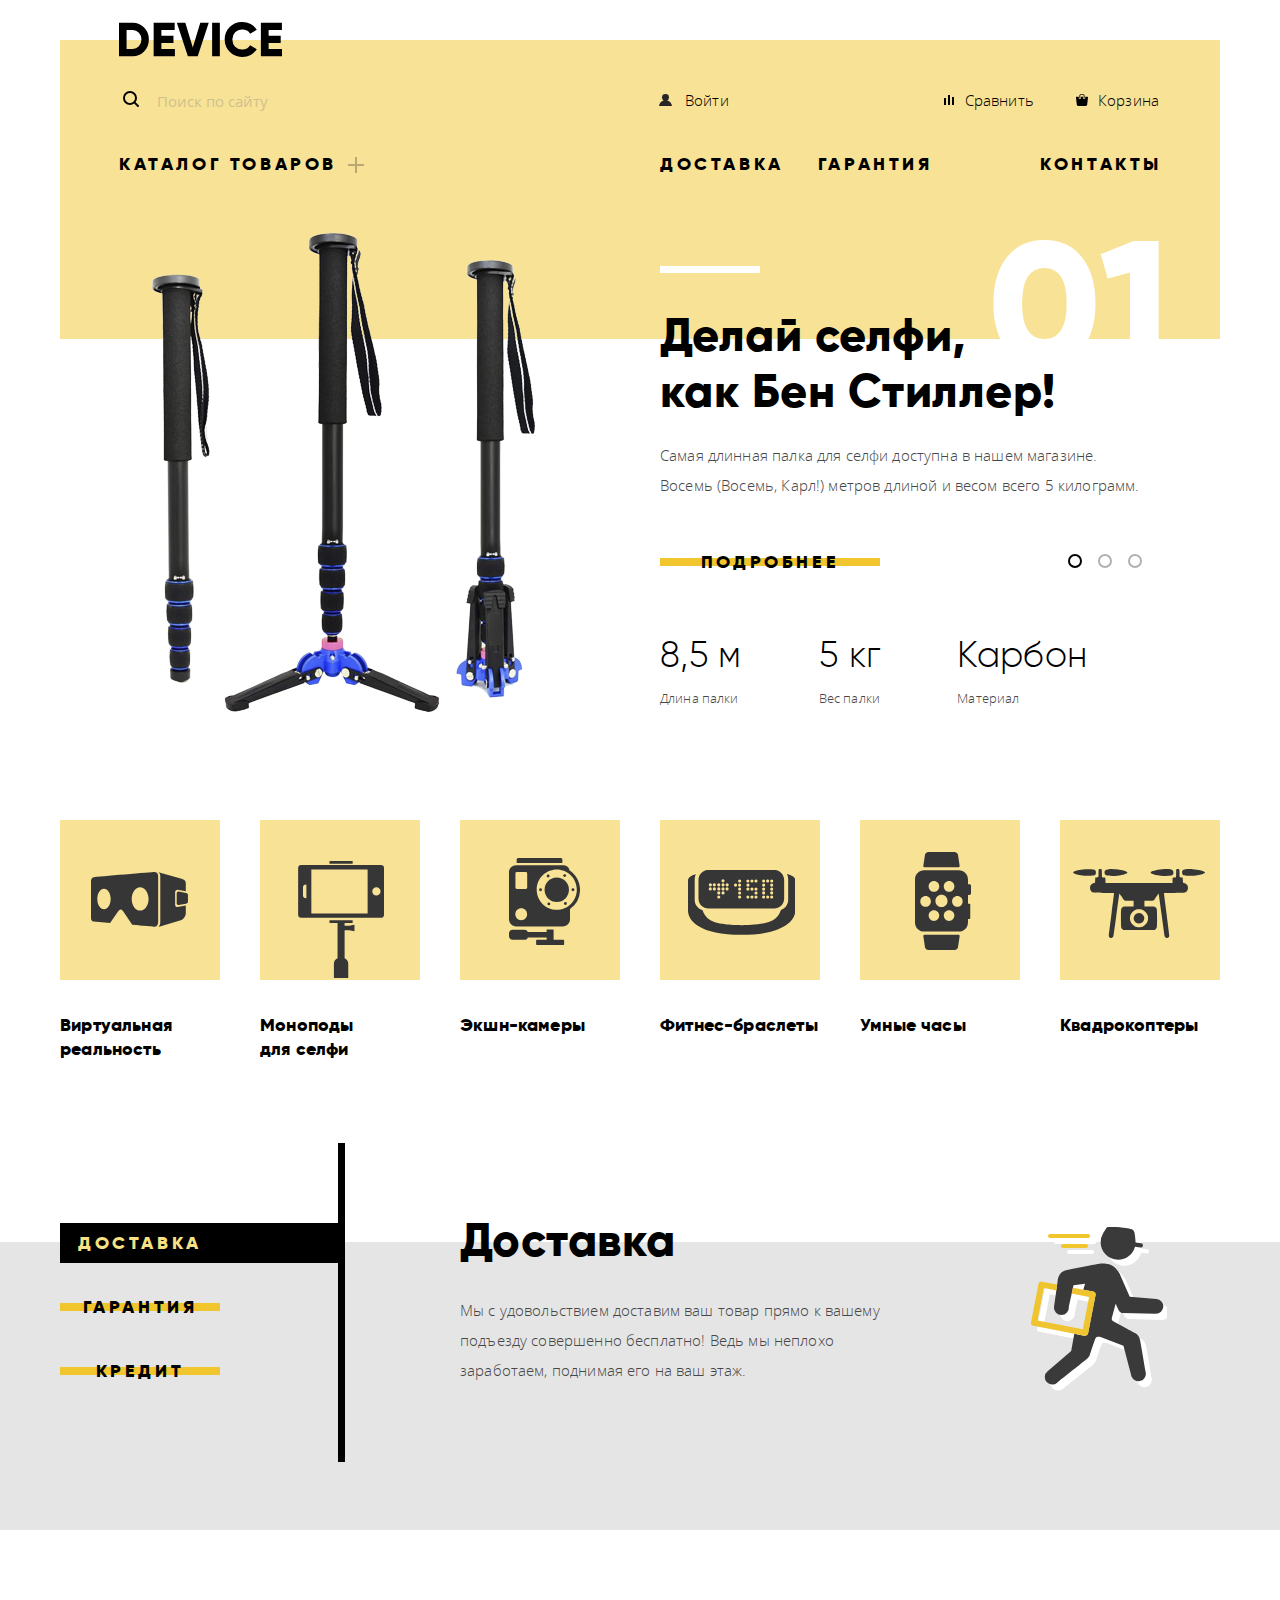
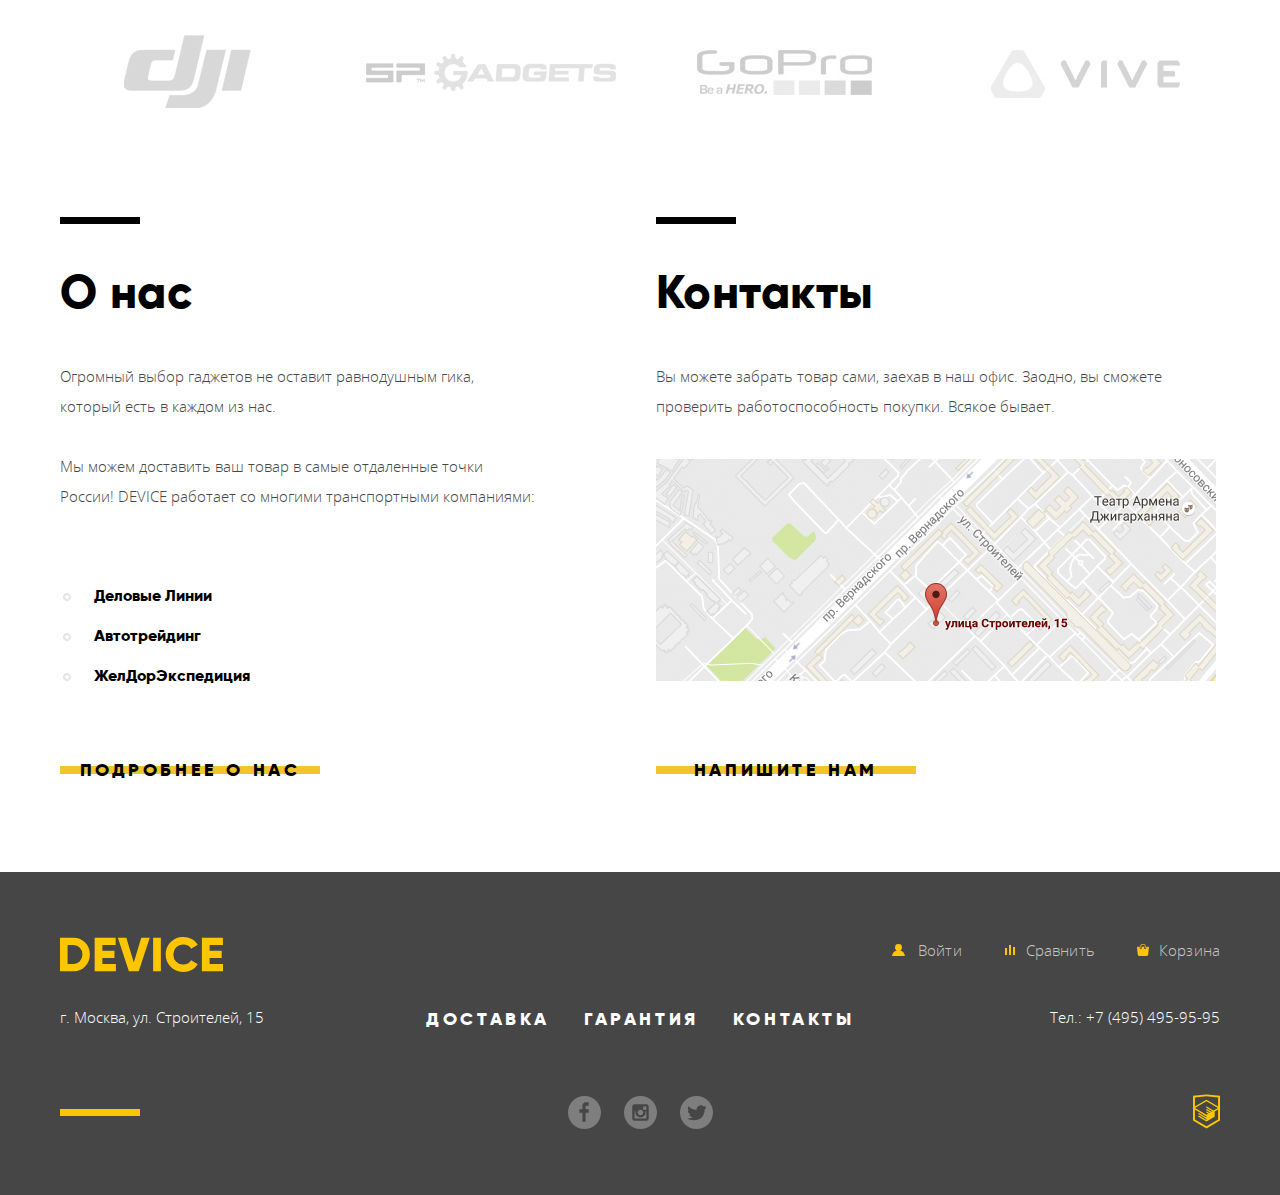
<file: index.html>
<!DOCTYPE html>
<html lang="ru">

<head>
  <meta charset="utf-8">
  <title>HTML Academy: Девайс</title>
  <link rel="stylesheet" href="css/normalize.css">
  <link rel="stylesheet" href="css/style.min.css">
  <script>
    var config = {
      clientId: '88506ad5-50e6-43b5-b450-2c5482f39314',
    }
    function setAdexTag(params) {
      if (!(window['__ds3dcv__'] instanceof Array)) {
        window['__ds3dcv__'] = [];
      }

      window['__ds3dcv__'].push(params);
      var __stcih = document.createElement("script");
      __stcih.async = true;
      __stcih.src = "https://adex-tagstaticx-stage01.rtty.in/tag.js";
      document.getElementsByTagName('head')[0].appendChild(__stcih);
    }

    setAdexTag({
      clientId: config.clientId,
      trafficSourceId: 'test-multi-tag-1',
      method: 'cache-js-tag',
      callback: function (status, url) {
            console.log('callback', status, url);
        },
    })

    setTimeout(() => {
      setAdexTag({
        clientId: config.clientId,
        trafficSourceId: 'test-multi-tag-2',
        method: 'cache-js-tag'
      })
    }, 0)

    setTimeout(() => {
      setAdexTag({
        clientId: config.clientId,
        trafficSourceId: 'test-multi-tag-3',
        method: 'cache-js-tag'
      })
    }, 50)
  </script>

</head>

<body>
  <header class="header container">
    <nav class="nav">
      <a class="nav__link--logo">
        <img class="nav__img--logo" src="img/logo.svg" width="163" height="35" alt="DEVICE">
      </a>
      <div class="user-nav">
        <ul class="user-nav__list">
          <li class="user-nav__item user-nav__item--search">
            <form class="user-nav__form--search" action="https://up.htmlacademy.ru/htmlcss/26">
              <label class="user-nav__search" for="search">
                <span class="visually-hidden">Поиск</span>
              </label>
              <input class="user-nav__search-input" type="search" name="search" id="search"
                placeholder="Поиск по сайту">
              <button class="user-nav__button" type="submit">Найти</button>
              <span class="user-nav__border-bottom"></span>
            </form>
          </li>
          <li class="user-nav__item user-nav__item--login">
            <a href="" class="user-nav__link user-nav__login">
              Войти
            </a>
          </li>
          <li class="user-nav__item">
            <a href="" class="user-nav__link user-nav__compare">
              Сравнить
            </a>
          </li>
          <li class="user-nav__item user-nav__item--cart">
            <a href="" class="user-nav__link user-nav__cart">
              Корзина
            </a>
          </li>
        </ul>
      </div>
      <div class="main-nav">
        <ul class="main-nav__list">
          <li class="main-nav__item main-nav__item--catalog">
            <a href="catalog.html" class="main-nav__link main-nav__link--catalog">
              Каталог товаров
              <img class="main-nav__icon" src="img/plus.svg" width="16" height="16" alt="Раскрыть">
            </a>
            <div class="nav-catalog__wrapper submenu">
              <ul class="nav-catalog__list">
                <li class="nav-catalog__item">
                  <a href="" class="nav-catalog__link submenu__link">Виртуальная реальность</a>
                </li>
                <li class="nav-catalog__item">
                  <a href="catalog.html" class="nav-catalog__link submenu__link">Моноподы для селфи</a>
                </li>
                <li class="nav-catalog__item">
                  <a href="" class="nav-catalog__link submenu__link">Экшн-камеры</a>
                </li>
              </ul>
              <ul class="nav-catalog__list">
                <li class="nav-catalog__item">
                  <a href="" class="nav-catalog__link submenu__link">Фитнес-браслеты</a>
                </li>
                <li class="nav-catalog__item">
                  <a href="" class="nav-catalog__link submenu__link">Умные часы</a>
                </li>
              </ul>
              <ul class="nav-catalog__list">
                <li class="nav-catalog__item">
                  <a href="" class="nav-catalog__link submenu__link">Квадрокоптеры</a>
                </li>
              </ul>
            </div>
          </li>
          <li class="main-nav__item main-nav__item--left">
            <a href="" class="main-nav__link">Доставка</a>
          </li>
          <li class="main-nav__item">
            <a href="" class="main-nav__link">Гарантия</a>
          </li>
          <li class="main-nav__item main-nav__item--right">
            <a href="" class="main-nav__link">Контакты</a>
          </li>
        </ul>
      </div>
    </nav>
  </header>
  <main>
    <h1 class="visually-hidden">Гаджеты с оригинальным дизайном</h1>
    <section class="slider slide container">
      <h2 class="visually-hidden">Популярные товары</h2>
      <figure class="slider__item slide__one slider__show">
        <img class="slider__img slider__img--stick" src="img/slide1.png" width="384" height="486"
          alt="Монопод для селфи">
        <figcaption class="slider__figcaption">
          <h3 class="slider__title">Делай селфи,<br> как Бен Стиллер!</h3>
          <span class="slider__number">01</span>
          <p class="slider__text">
            Самая длинная палка для селфи доступна в нашем магазине.
            Восемь (Восемь, Карл!) метров длиной и весом всего 5 килограмм.
          </p>
          <dl class="slider__table slider-table">
            <div class="slider-table__cell">
              <dt class="slider-table__title">Длина палки</dt>
              <dd class="slider-table__description">8,5 м</dd>
            </div>
            <div class="slider-table__cell">
              <dt class="slider-table__title">Вес палки</dt>
              <dd class="slider-table__description">5 кг</dd>
            </div>
            <div class="slider-table__cell">
              <dt class="slider-table__title">Материал</dt>
              <dd class="slider-table__description">Карбон</dd>
            </div>
          </dl>
          <div class="slider__button-block">
            <button class="slider__button">
              Подробнее
            </button>
          </div>
        </figcaption>
      </figure>
      <figure class="slider__item slide__two">
        <img class="slider__img slider__img--watch" src="img/slide2.png" width="345" height="485" alt="Фитнес браслет">
        <figcaption class="slider__figcaption">
          <h3 class="slider__title">Худеем<br> правильно!</h3>
          <span class="slider__number">02</span>
          <p class="slider__text">
            Мотивирующие фитнес-браслеты помогут найти в себе силы<br>
            не пропускать занятия и соблюдать диету.
          </p>
          <dl class="slider__table slider-table">
            <div class="slider-table__cell">
              <dt class="slider-table__title">Без подзарядки</dt>
              <dd class="slider-table__description">48 часов</dd>
            </div>
          </dl>
          <div class="slider__button-block">
            <button class="slider__button">
              Подробнее
            </button>
          </div>
        </figcaption>
      </figure>
      <figure class="slider__item slide__three">
        <img class="slider__img slider__img--quadro" src="img/slide3.png" width="526" height="334" alt="Квадрокоптер">
        <figcaption class="slider__figcaption">
          <h3 class="slider__title">Порхает как бабочка,<br>жалит как пчела!</h3>
          <span class="slider__number">03</span>
          <p class="slider__text">
            Этот обычный, на первый взгляд, квадрокоптер оснащен<br>
            мощным лазером, замаскированным под стандартную камеру.
          </p>
          <dl class="slider__table slider-table">
            <div class="slider-table__cell">
              <dt class="slider-table__title">Дальность полета</dt>
              <dd class="slider-table__description">800 м</dd>
            </div>
            <div class="slider-table__cell">
              <dt class="slider-table__title">Радиус поражения</dt>
              <dd class="slider-table__description">50 м</dd>
            </div>
          </dl>
          <div class="slider__button-block">
            <button class="slider__button">
              Подробнее
            </button>
          </div>
        </figcaption>
      </figure>
      <div class="slider__control-list">
        <button class="slider__control slide__btn--one current-slide" type="button">
          <span class="visually-hidden">Первый слайд</span>
          <span class="slider__control-bullet"></span>
        </button>
        <button class="slider__control slide__btn--two" type="button">
          <span class="visually-hidden">Второй слайд</span>
          <span class="slider__control-bullet"></span>
        </button>
        <button class="slider__control slide__btn--three" type="button">
          <span class="visually-hidden">Третий слайд</span>
          <span class="slider__control-bullet"></span>
        </button>
      </div>
    </section>
    <section class="pop-section container">
      <h2 class="visually-hidden">Популярные разделы каталога</h2>
      <ul class="pop-section__list">
        <li class="pop-section__item">
          <a href="" class="pop-section__link">
            <div class="pop-section__img-wrapper">
              <img class="pop-section__img" src="img/popular-1.svg" width="97" height="55" alt="Виртуальная реальность">
            </div>
            <h3 class="pop-section__title">Виртуальная<br> реальность</h3>
          </a>
        </li>
        <li class="pop-section__item">
          <a href="" class="pop-section__link">
            <div class="pop-section__img-wrapper">
              <img class="pop-section__img" src="img/popular-2.svg" width="86" height="117" alt="Моноподы для селфи">
            </div>
            <h3 class="pop-section__title">Моноподы<br> для селфи</h3>
          </a>
        </li>
        <li class="pop-section__item">
          <a href="" class="pop-section__link">
            <div class="pop-section__img-wrapper">
              <img class="pop-section__img" src="img/popular-3.svg" width="71" height="87" alt="Экшн-камеры">
            </div>
            <h3 class="pop-section__title">Экшн-камеры</h3>
          </a>
        </li>
        <li class="pop-section__item">
          <a href="" class="pop-section__link">
            <div class="pop-section__img-wrapper">
              <img class="pop-section__img" src="img/popular-4.svg" width="107" height="65" alt="Фитнес-браслеты">
            </div>
            <h3 class="pop-section__title">Фитнес-браслеты</h3>
          </a>
        </li>
        <li class="pop-section__item">
          <a href="" class="pop-section__link">
            <div class="pop-section__img-wrapper">
              <img class="pop-section__img" src="img/popular-5.svg" width="56" height="98" alt="Умные часы">
            </div>
            <h3 class="pop-section__title">Умные часы</h3>
          </a>
        </li>
        <li class="pop-section__item">
          <a href="" class="pop-section__link">
            <div class="pop-section__img-wrapper">
              <img class="pop-section__img" src="img/popular-6.svg" width="132" height="69" alt="Квадрокоптеры">
            </div>
            <h3 class="pop-section__title">Квадрокоптеры</h3>
          </a>
        </li>
      </ul>
    </section>
    <section class="service">
      <h2 class="visually-hidden">Сервис</h2>
      <div class="service__wrapper container">
        <ul class="service__list">
          <li class="service__item service__item--deliver service__item--current">
            <button class="service__button service__button--deliver">
              Доставка
            </button>
          </li>
          <li class="service__item service__item--waranty">
            <button class="service__button service__button--waranty">
              Гарантия
            </button>
          </li>
          <li class="service__item service__item--credit">
            <button class="service__button service__button--credit">
              Кредит
            </button>
          </li>
        </ul>
        <div class="service__text-wrapper service__text-wrapper--deliver service__show">
          <h3 class="service__title">Доставка</h3>
          <p class="service__text">
            Мы с удовольствием доставим ваш товар прямо к вашему
            подъезду совершенно бесплатно! Ведь мы неплохо
            заработаем, поднимая его на ваш этаж.
          </p>
        </div>
        <div class="service__text-wrapper service__text-wrapper--waranty">
          <h3 class="service__title">Гарантия</h3>
          <p class="service__text">
            Если из-за возгорания купленного у нас товара у вас сгорит
            дом — не переживайте, мы выдадим вам новый.<br>
            Товар, не дом, конечно же.
          </p>
        </div>
        <div class="service__text-wrapper service__text-wrapper--credit">
          <h3 class="service__title">Кредит</h3>
          <p class="service__text">
            Залезть в долговую яму стало проще! Кредитные
            консультанты подберут для вас наиболее выгодные
            условия кредита. Выгодные для нашего банка, разумеется.
          </p>
        </div>
      </div>
    </section>
    <section class="pop-brands container">
      <h2 class="visually-hidden">
        Популярные бренды
      </h2>
      <ul class="pop-brands__list">
        <li class="pop-brands__items">
          <a href="" class="pop-brands__link">
            <div class="pop-brands__img-bg--DJI">
              <img class="pop-brands__img" src="img/brand1.jpg" width="260" height="100" alt="DJI">
            </div>
          </a>
        </li>
        <li class="pop-brands__items">
          <a href="" class="pop-brands__link">
            <div class="pop-brands__img-bg--SP">
              <img class="pop-brands__img" src="img/brand2.jpg" width="260" height="100" alt="SP Gadgets">
            </div>
          </a>
        </li>
        <li class="pop-brands__items">
          <a href="" class="pop-brands__link">
            <div class="pop-brands__img-bg--GoPro">
              <img class="pop-brands__img" src="img/brand3.jpg" width="260" height="100" alt="GoPro">
            </div>
          </a>
        </li>
        <li class="pop-brands__items">
          <a href="" class="pop-brands__link">
            <div class="pop-brands__img-bg--VIVE">
              <img class="pop-brands__img" src="img/brand4.jpg" width="260" height="100" alt="VIVE">
            </div>
          </a>
        </li>
      </ul>
    </section>
    <div class="wrapper-about-contacts container">
      <section class="about">
        <h2 class="about__title">
          О нас
        </h2>
        <p class="about__text">
          Огромный выбор гаджетов не оставит равнодушным гика,
          который есть в каждом из нас.
        </p>
        <p class="about__text">
          Мы можем доставить ваш товар в самые отдаленные точки
          России! DEVICE работает со многими транспортными компаниями:
        </p>
        <ul class="about__list">
          <li class="about__item">
            Деловые Линии
          </li>
          <li class="about__item">
            Автотрейдинг
          </li>
          <li class="about__item">
            ЖелДорЭкспедиция
          </li>
        </ul>
        <a href="" class="about__button">
          Подробнее о нас
        </a>
      </section>
      <section class="contacts">
        <h2 class="contacts__title">
          Контакты
        </h2>
        <p class="contacts__text">
          Вы можете забрать товар сами, заехав в наш офис. Заодно, вы сможете
          проверить работоспособность покупки. Всякое бывает.
          <button class="map__button" type="button"><img class="contacts__map" src="img/map.png" width="560"
              height="222" alt="улица Строителей, 15"></button>
        </p>
        <button class="contacts__button" type="button">
          НАпишите нам
        </button>
      </section>
    </div>
  </main>
  <footer class="main-footer">
    <div class="main-footer__wrapper container">
      <div class="footer__address">
        <a class="main-footer__link--logo" href="index.html">
          <img class="main-footer__img--logo" src="img/device.svg" width="163" height="35" alt="DEVICE">
        </a>
        <address>
          г. Москва, ул. Строителей, 15
        </address>
        <a class="main-footer__tel" href="tel:+74954959595">Тел.: +7 (495) 495-95-95</a>
      </div>
      <div class="footer__link-wrapper">
        <ul class="footer__list--nav">
          <li class="footer__item--nav">
            <a href="" class="footer__link--nav">
              Доставка
            </a>
          </li>
          <li class="footer__item--nav">
            <a href="" class="footer__link--nav">
              Гарантия
            </a>
          </li>
          <li class="footer__item--nav">
            <a href="" class="footer__link--nav">
              Контакты
            </a>
          </li>
        </ul>
        <ul class="footer__list--social">
          <li class="footer__item--social">
            <a href="" class="footer__link--social footer__link--fb">
              <span class="visually-hidden">Facebook</span>
            </a>
          </li>
          <li class="footer__item--social">
            <a href="" class="footer__link--social footer__link--inst">
              <span class="visually-hidden">Instagram</span>
            </a>
          </li>
          <li class="footer__item--social">
            <a href="" class="footer__link--social footer__link--tw">
              <span class="visually-hidden">Twitter</span>
            </a>
          </li>
        </ul>
      </div>
      <div class="footer__user-menu-wrapper">
        <ul class="footer__list--user">
          <li class="footer__item--user">
            <a href="" class="footer__link--user footer__link--login">
              Войти
            </a>
          </li>
          <li class="footer__item--user">
            <a href="" class="footer__link--user footer__link--compare">
              Сравнить
            </a>
          </li>
          <li class="footer__item--user">
            <a href="" class="footer__link--user footer__link--cart">
              Корзина
            </a>
          </li>
        </ul>
        <a href="https://htmlacademy.ru/intensive/htmlcss" class="footer__link--dev">
          <img class="footer__image--dev" src="img/logo-htmlacademy.svg" width="27" height="35" alt="Сделано в HTML Academy">
        </a>
      </div>
    </div>
  </footer>
  <section class="modal container">
    <h2 class="visually-hidden">Напишите нам</h2>
    <div class="modal__wrapper">
      <button class="modal__button--close">
        <img src="img/modal-close.svg" width="55" height="55" alt="Закрыть окно">
      </button>
      <form class="modal__form" method="get" action="https://echo.htmlacademy.ru">
        <div class="modal__form-wrapper">
          <label class="modal__label">
            <span class="modal__label-text">Ваше имя:</span>
            <input class="modal__input modal__input--name" type="text" name="name" id="name" placeholder="Имя Фамилия">
          </label>
          <label class="modal__label">
            <span class="modal__label-text">Ваш e-mail:</span>
            <input class="modal__input modal__input--email" type="email" name="email" id="email"
              placeholder="email@example.com">
          </label>
        </div>
        <label class="modal__label">
          <span class="modal__label-text">Текст письма:</span>
          <textarea class="modal__textarea" name="text" id="text" placeholder="В свободной форме"></textarea>
        </label>
        <button class="modal__button--submit" type="submit">Отправить</button>
      </form>
    </div>
  </section>
  <section class="map container">
    <h2 class="visually-hidden">Карта</h2>
    <div class="map__wrapper">
      <button class="map__button--close">
        <img src="img/modal-close.svg" width="55" height="55" alt="Закрыть окно">
      </button>
      <div class="map__block" id="map">
        <img class="map__img" src="img/map-big-jpg.jpg" width="960" height="559" alt="Москва, ул. Строителей, 15">
      </div>
    </div>
  </section>

  <script src="https://api-maps.yandex.ru/2.1/?lang=ru_RU&amp;apikey=%3c23515868-9b39-49c7-a160-8952aa0e8fd6%3e">
  </script>
  <script src="js/script.min.js"></script>
</body>

</html>
</file>
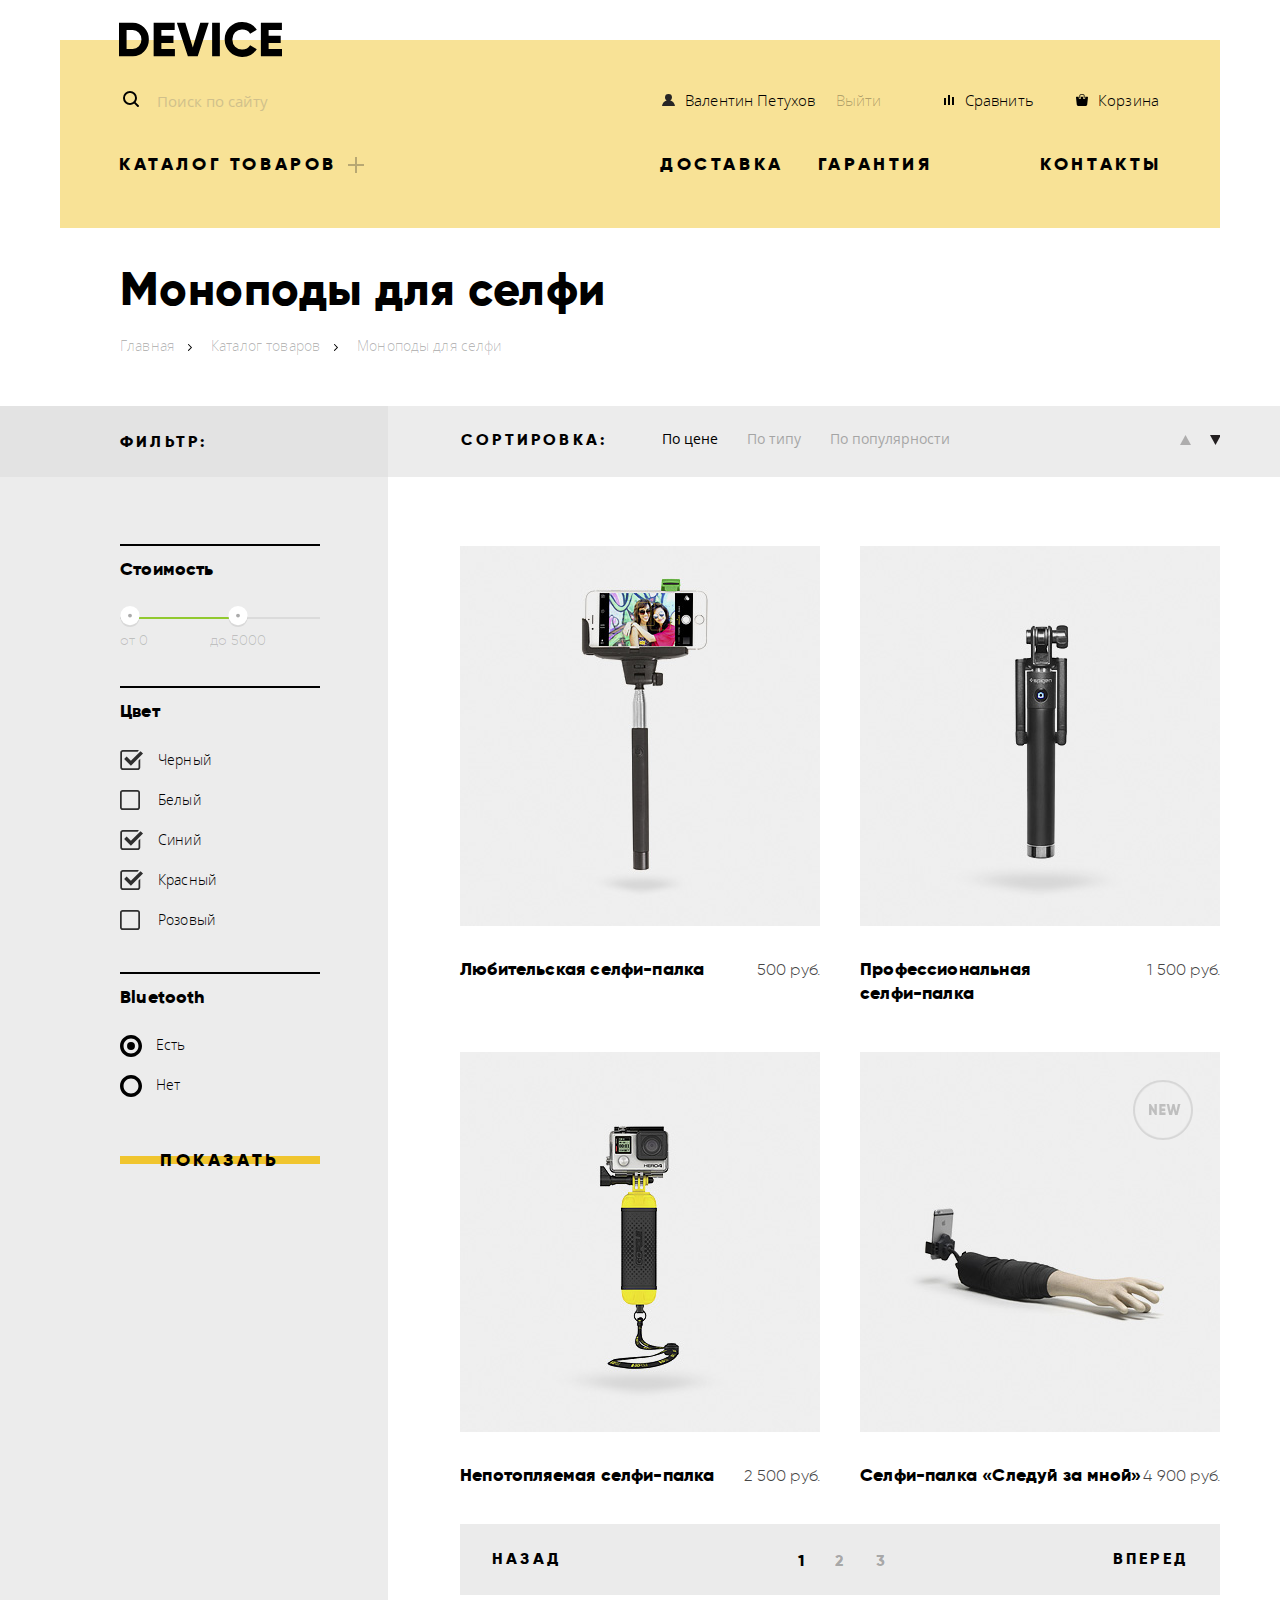
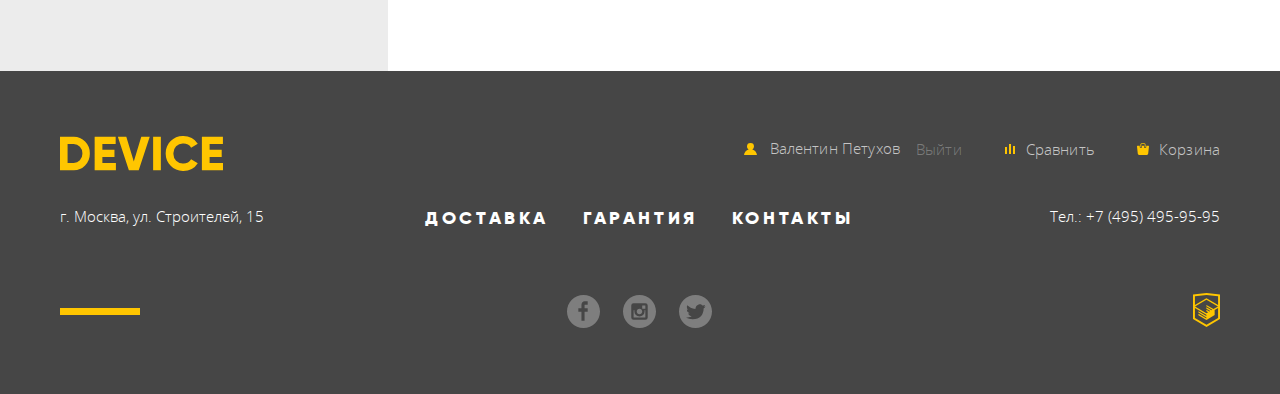
<file: catalog.html>
<!DOCTYPE html>
<html lang="ru">

<head>
  <meta charset="utf-8">
  <title>HTML Academy: Девайс</title>
  <link rel="stylesheet" href="css/normalize.css">
  <link rel="stylesheet" href="css/style.min.css">
</head>

<body>
  <header class="header container">
    <nav class="nav">
      <a class="nav__link--logo" href="index.html">
        <img class="nav__img--logo" src="img/logo.svg" alt="DEVICE">
      </a>
      <div class="user-nav">
        <ul class="user-nav__list">
          <li class="user-nav__item user-nav__item--search">
            <form class="user-nav__form--search" action="https://up.htmlacademy.ru/htmlcss/26">
              <label class="user-nav__search" for="search">
                <span class="visually-hidden">Поиск</span>
              </label>
              <input class="user-nav__search-input" type="search" name="search" id="search"
                placeholder="Поиск по сайту">
              <button class="user-nav__button" type="submit">Найти</button>
              <span class="user-nav__border-bottom"></span>
            </form>
          </li>
          <li class="user-nav__item user-nav__item--login">
            <span class="user-nav__loged">
              <a href="" class="user-nav__link user-nav__name">
                Валентин Петухов
              </a>
              <a href="" class="user-nav__link--logout">
                Выйти
              </a>
            </span>
          </li>
          <li class="user-nav__item">
            <a href="" class="user-nav__link user-nav__compare">
              Сравнить
            </a>
          </li>
          <li class="user-nav__item user-nav__item--cart">
            <a href="" class="user-nav__link user-nav__cart">
              Корзина
            </a>
          </li>
        </ul>
      </div>
      <div class="main-nav">
        <ul class="main-nav__list">
          <li class="main-nav__item main-nav__item--catalog">
            <a href="catalog.html" class="main-nav__link main-nav__link--catalog">
              Каталог товаров
              <img class="main-nav__icon" src="img/plus.svg" width="16" height="16" alt="Раскрыть">
            </a>
            <div class="nav-catalog__wrapper submenu">
              <ul class="nav-catalog__list">
                <li class="nav-catalog__item">
                  <a href="" class="nav-catalog__link submenu__link">Виртуальная реальность</a>
                </li>
                <li class="nav-catalog__item">
                  <a href="catalog.html" class="nav-catalog__link submenu__link">Моноподы для селфи</a>
                </li>
                <li class="nav-catalog__item">
                  <a href="" class="nav-catalog__link submenu__link">Экшн-камеры</a>
                </li>
              </ul>
              <ul class="nav-catalog__list">
                <li class="nav-catalog__item">
                  <a href="" class="nav-catalog__link submenu__link">Фитнес-браслеты</a>
                </li>
                <li class="nav-catalog__item">
                  <a href="" class="nav-catalog__link submenu__link">Умные часы</a>
                </li>
              </ul>
              <ul class="nav-catalog__list">
                <li class="nav-catalog__item">
                  <a href="" class="nav-catalog__link submenu__link">Квадрокоптеры</a>
                </li>
              </ul>
            </div>
          </li>
          <li class="main-nav__item main-nav__item--left">
            <a href="" class="main-nav__link">Доставка</a>
          </li>
          <li class="main-nav__item">
            <a href="" class="main-nav__link">Гарантия</a>
          </li>
          <li class="main-nav__item main-nav__item--right">
            <a href="" class="main-nav__link">Контакты</a>
          </li>
        </ul>
      </div>
    </nav>
  </header>
  <main>
    <div class="main__title-wrapper container">
      <h1 class="main__title">
        Моноподы для селфи
      </h1>
      <ul class="breadcrumbs__list">
        <li class="breadcrumbs__item">
          <a href="" class="breadcrumbs__link">Главная</a>
        </li>
        <li class="breadcrumbs__item">
          <a href="" class="breadcrumbs__link">Каталог товаров</a>
        </li>
        <li class="breadcrumbs__item">
          <a class="breadcrumbs__link breadcrumbs__link--current">Моноподы для селфи</a>
        </li>
      </ul>
    </div>
    <div class="main__wrapper">
      <div class="main__container container">
        <section class="filter">
          <h2 class="filter__heading">Фильтр:</h2>
          <form method="get" action="https://echo.htmlacademy.ru">
            <fieldset class="filter__price">
              <legend class="filter__name">Стоимость</legend>
              <button class="filter__price-btn filter__price-btn--left" type="button">
                <img src="img/filter-button.svg" width="20" height="22" alt="Меньше">
                <span>от 0</span>
              </button>
              <button class="filter__price-btn" type="button">
                <img src="img/filter-button.svg" width="20" height="22" alt="Больше">
                <span>до 5000</span>
              </button>
            </fieldset>
            <fieldset class="filter__color">
              <legend class="filter__name">Цвет</legend>
              <label class="filter__item" for="black">
                <input class="filter__checkbox" type="checkbox" name="black" id="black" checked>
                <span class="filter__checkbox-img"></span>
                Черный
              </label>
              <label class="filter__item" for="white">
                <input class="filter__checkbox" type="checkbox" name="white" id="white">
                <span class="filter__checkbox-img"></span>
                Белый
              </label>
              <label class="filter__item" for="blue">
                <input class="filter__checkbox" type="checkbox" name="blue" id="blue" checked>
                <span class="filter__checkbox-img"></span>
                Синий
              </label>
              <label class="filter__item" for="red">
                <input class="filter__checkbox" type="checkbox" name="red" id="red" checked>
                <span class="filter__checkbox-img"></span>
                Красный
              </label>
              <label class="filter__item" for="pink">
                <input class="filter__checkbox" type="checkbox" name="pink" id="pink">
                <span class="filter__checkbox-img"></span>
                Розовый
              </label>
            </fieldset>
            <fieldset class="filter__bluetooth">
              <legend class="filter__name">Bluetooth</legend>
              <label class="filter__item">
                <input class="filter__radio" type="radio" name="bluetooth" checked>
                <span class="filter__radio-img"></span>
                Есть
              </label>
              <label class="filter__item">
                <input class="filter__radio" type="radio" name="bluetooth">
                <span class="filter__radio-img"></span>
                Нет
              </label>
            </fieldset>
            <button class="filter__button" type="submit">
              Показать
            </button>
          </form>
        </section>
        <div class="sorting-catalog-wrapper">
          <section class="sorting">
            <h2 class="sorting__title">Сортировка:</h2>
            <form method="get" action="https://echo.htmlacademy.ru">
              <fieldset>
                <label class="sorting__item" for="price">
                  <input class="sorting__input" type="radio" name="sorting" id="price" checked>
                  <span class="sorting__span">По цене</span>
                </label>
                <label class="sorting__item" for="type">
                  <input class="sorting__input" type="radio" name="sorting" id="type">
                  <span class="sorting__span">По типу</span>
                </label>
                <label class="sorting__item" for="pop">
                  <input class="sorting__input" type="radio" name="sorting" id="pop">
                  <span class="sorting__span">По популярности</span>
                </label>
              </fieldset>
              <fieldset class="sorting__arrow-block">
                <label class="sorting__item" for="up">
                  <input class="sorting__input" type="radio" name="soting-arrow" id="up">
                  <span class="sorting__span sorting__arrow--up"></span>
                  <span class="visually-hidden">По возрастанию</span>
                </label>
                <label class="sorting__item" for="down">
                  <input class="sorting__input" type="radio" name="soting-arrow" id="down" checked>
                  <span class="sorting__span sorting__arrow--down"></span>
                  <span class="visually-hidden">По убыванию</span>
                </label>
              </fieldset>
            </form>
          </section>
          <section class="catalog">
            <h2 class="visually-hidden">Каталог товаров</h2>
            <ul class="catalog__list">
              <li class="catalog__item">
                <img class="catalog__img" src="img/item-1.jpg" width="360" height="380" alt="Любительская селфи-палка">
                <div class="catalog__text-wrapper">
                  <a class="catalog__link" href="">
                    <h3 class="catalog__item-title">Любительская селфи-палка</h3>
                  </a>
                  <b class="catalog__item-price">500 руб.</b>
                </div>
                <div class="catalog__buttons-wrap">
                  <button class="catalog__button--cart">
                    В корзину
                  </button>
                  <button class="catalog__button--compare">Добавить к сравнению</button>
                </div>
              </li>
              <li class="catalog__item">
                <img class="catalog__img" src="img/item-2.jpg" width="360" height="380"
                  alt="Профессиональная селфи-палка">
                <div class="catalog__text-wrapper">
                  <a class="catalog__link" href="">
                    <h3 class="catalog__item-title">Профессиональная<br> селфи-палка</h3>
                  </a>
                  <b class="catalog__item-price">1 500 руб.</b>
                </div>
                <div class="catalog__buttons-wrap">
                  <button class="catalog__button--cart">
                    В корзину
                  </button>
                  <button class="catalog__button--compare">Добавить к сравнению</button>
                </div>
              </li>
              <li class="catalog__item">
                <img class="catalog__img" src="img/item-3.jpg" width="360" height="380" alt="Непотопляемая селфи-палка">
                <div class="catalog__text-wrapper">
                  <a class="catalog__link" href="">
                    <h3 class="catalog__item-title">Непотопляемая селфи-палка</h3>
                  </a>
                  <b class="catalog__item-price">2 500 руб.</b>
                </div>
                <div class="catalog__buttons-wrap">
                  <button class="catalog__button--cart">
                    В корзину
                  </button>
                  <button class="catalog__button--compare">Добавить к сравнению</button>
                </div>
              </li>
              <li class="catalog__item catalog__item--hit">
                <img class="catalog__img" src="img/item-4.jpg" width="360" height="380"
                  alt="Селфи-палка «Следуй за мной»">
                <div class="catalog__text-wrapper">
                  <a class="catalog__link" href="">
                    <h3 class="catalog__item-title">Селфи-палка «Следуй за мной»</h3>
                  </a>
                  <b class="catalog__item-price">4 900 руб.</b>
                </div>
                <div class="catalog__buttons-wrap">
                  <button class="catalog__button--cart">
                    В корзину
                  </button>
                  <button class="catalog__button--compare">Добавить к сравнению</button>
                </div>
                </a>
            </ul>
            <ul class="catalog__pagination">
              <li class="pagination__item">
                <a href="" class="pagination__link">Назад</a>
              </li>
              <li class="pagination__item">
                <a class="pagination__link" aria-current="page">1</a>
              </li>
              <li class="pagination__item">
                <a href="" class="pagination__link">2</a>
              </li>
              <li class="pagination__item">
                <a href="" class="pagination__link">3</a>
              </li>
              <li class="pagination__item">
                <a href="" class="pagination__link">Вперед</a>
              </li>
            </ul>
          </section>
        </div>
      </div>
    </div>
  </main>
  <footer class="main-footer">
    <div class="main-footer__wrapper container">
      <div class="footer__address">
        <a class="main-footer__link--logo" href="index.html">
          <img class="main-footer__img--logo" src="img/device.svg" width="163" height="35" alt="DEVICE">
        </a>
        <address>
          г. Москва, ул. Строителей, 15
        </address>
        <a class="main-footer__tel" href="tel:+74954959595">Тел.: +7 (495) 495-95-95</a>
      </div>
      <div class="footer__link-wrapper">
        <ul class="footer__list--nav">
          <li class="footer__item--nav">
            <a href="" class="footer__link--nav">
              Доставка
            </a>
          </li>
          <li class="footer__item--nav">
            <a href="" class="footer__link--nav">
              Гарантия
            </a>
          </li>
          <li class="footer__item--nav">
            <a href="" class="footer__link--nav">
              Контакты
            </a>
          </li>
        </ul>
        <ul class="footer__list--social">
          <li class="footer__item--social">
            <a href="" class="footer__link--social footer__link--fb">
              <span class="visually-hidden">Facebook</span>
            </a>
          </li>
          <li class="footer__item--social">
            <a href="" class="footer__link--social footer__link--inst">
              <span class="visually-hidden">Instagram</span>
            </a>
          </li>
          <li class="footer__item--social">
            <a href="" class="footer__link--social footer__link--tw">
              <span class="visually-hidden">Twitter</span>
            </a>
          </li>
        </ul>
      </div>
      <div class="footer__user-menu-wrapper">
        <ul class="footer__list--user">
          <li class="footer__item--user">
            <a href="" class="footer__link--user footer__user-name">Валентин Петухов</a>
            <a href="" class="footer__link--logout">
              Выйти
            </a>
          </li>
          <li class="footer__item--user">
            <a href="" class="footer__link--user footer__link--compare">
              Сравнить
            </a>
          </li>
          <li class="footer__item--user">
            <a href="" class="footer__link--user footer__link--cart">
              Корзина
            </a>
          </li>
        </ul>
        <a href="https://htmlacademy.ru/intensive/htmlcss" class="footer__link--dev">
          <img class="footer__image--dev" src="img/logo-htmlacademy.svg" alt="Сделано в HTML Academy">
        </a>
      </div>
    </div>
  </footer>

  <script src="js/script.min.js"></script>
</body>

</html>
</file>
<file: css/style.min.css>
@font-face{font-family:'Gilroy';font-style:normal;font-weight:300;src:url(../fonts/gilroylight.woff2) format('woff2'),url(../fonts/gilroylight.woff) format('woff')}@font-face{font-family:'Gilroy';font-style:normal;font-weight:800;src:url(../fonts/gilroyextrabold.woff2) format('woff2'),url(../fonts/gilroyextrabold.woff) format('woff')}@font-face{font-family:'OpenSans';font-style:normal;font-weight:300;src:url(../fonts/opensanslight.woff2) format('woff2'),url(../fonts/opensanslight.woff) format('woff')}@font-face{font-family:'OpenSans';font-style:normal;font-weight:400;src:url(../fonts/opensans.woff2) format('woff2'),url(../fonts/opensans.woff) format('woff')}*,*::before,*::after{box-sizing:border-box}body{font-style:normal;font-stretch:normal;color:#000}.visually-hidden{position:absolute;width:1px;height:1px;margin:-1px;border:0;padding:0;white-space:nowrap;clip-path:inset(100%);clip:rect(0 0 0 0);overflow:hidden}.container{width:1160px;margin:0 auto}.header{position:relative;min-height:186px;margin-top:40px;margin-bottom:38px;padding-left:59px;padding-bottom:33px;background-color:#f8e296}.user-nav{margin-bottom:28px}.nav__img--logo{margin-top:-18px;margin-bottom:10px}.user-nav__list{display:flex;flex-wrap:wrap;justify-content:flex-start;align-items:center;padding-left:0;padding-right:61px;margin-top:0;margin-bottom:33px;list-style:none}.user-nav__item{position:relative;padding-top:8px;font-family:'OpenSans',Arial,sans-serif;font-size:15px;font-weight:300;line-height:2;letter-spacing:.15px}.user-nav__item--search{width:441px;height:49px;margin-right:125px}.user-nav__form--search{position:relative;display:flex;width:441px;height:49px;padding:0;padding-left:18px;background-image:url(../img/search.svg);background-repeat:no-repeat;background-position:4px 12px}.user-nav__item--login{margin-right:auto}.user-nav__item--cart{margin-left:64px}.user-nav__form--search input{width:100%;height:100%;padding-right:20px;padding-bottom:6px;padding-left:20px;background-color:transparent;border:none;opacity:.3}.user-nav__form--search .user-nav__button{display:none;width:85px;height:49px;background-color:transparent;border:2px solid #000;transition:0.2s;cursor:pointer}.user-nav__button:hover{display:block;color:#fff;background-color:#000}.user-nav__button:active{display:block;color:rgba(255,255,255,.3);background-color:#000}.user-nav__button:focus{display:block}.user-nav__border-bottom{position:absolute;right:0;bottom:0;z-index:1;width:0;height:2px;transition:0.2s}.user-nav__button:hover~.user-nav__border-bottom,.user-nav__button:active~.user-nav__border-bottom,.user-nav__button:focus~.user-nav__border-bottom,.user-nav__search-input:focus~.user-nav__border-bottom{width:100%;background-color:#000}.user-nav__search-input:focus~.user-nav__button{display:block}.user-nav__link{position:relative;display:inline-block;font-family:'OpenSans',Arial,sans-serif;font-size:15px;font-weight:300;line-height:2;letter-spacing:.15px;text-decoration:none;color:#000}.user-nav__loged{display:block}.user-nav__name{margin-right:16px}.user-nav__link--logout{font-family:'OpenSans',Arial,sans-serif;font-size:15px;font-weight:300;line-height:2;letter-spacing:.15px;text-decoration:none;color:rgba(0,0,0,.3)}.user-nav__link--logout:hover{color:rgba(0,0,0,.7)}.user-nav__link--logout:active{color:rgba(0,0,0,1)}.user-nav__login::before,.user-nav__compare::before,.user-nav__cart::before{position:absolute;right:0;z-index:1;display:block;height:100%;content:"";background-repeat:no-repeat;background-position:0 50%}.user-nav__name::before{position:absolute;left:-23px;z-index:1;display:block;width:25px;height:100%;content:"";background-image:url(../img/user.svg);background-repeat:no-repeat;background-position:0 50%}.user-nav__login::before{width:70px;background-image:url(../img/user.svg)}.user-nav__compare::before{width:90px;background-image:url(../img/compare.svg)}.user-nav__cart::before{width:83px;background-image:url(../img/cart.svg)}.user-nav__name:hover,.user-nav__link:hover{opacity:.6}.user-nav__name:active,.user-nav__link:active{opacity:.3}.main-nav{margin:0}.main-nav__list{display:flex;flex-wrap:wrap;padding-right:58px;padding-left:0;list-style:none}.main-nav__item{font-family:'Gilroy',Arial,sans-serif;font-size:18px;font-weight:800;line-height:1.33;letter-spacing:3.6px;text-transform:uppercase}.main-nav__item--catalog{height:26px;margin-right:296px}.main-nav__item--catalog:hover .main-nav__link{color:rgba(0,0,0,.6)}.main-nav__item--catalog:hover .main-nav__link:active{color:rgba(0,0,0,.3)}.main-nav__item--left{margin-right:34px}.main-nav__item--right{margin-left:auto}.main-nav__link{text-decoration:none;color:inherit}.main-nav__link--catalog{z-index:4;display:flex;align-items:center}.main-nav__link:hover{color:rgba(0,0,0,.6)}.main-nav__link:active{color:rgba(0,0,0,.3)}.main-nav__icon{margin-left:11px;opacity:.3}.nav-catalog__wrapper{position:absolute;top:138px;left:0;z-index:3;display:none;width:100%;min-height:160px;padding-top:34px;padding-left:40px;background-color:#f8e296}.nav-catalog-show{display:block}.nav-catalog__list{display:inline-block;vertical-align:top;margin-right:50px;padding:0;list-style:none}.nav-catalog__list:last-child{margin-right:0;margin-left:16px}.nav-catalog__item{margin-bottom:16px;font-family:'OpenSans',Arial,sans-serif;font-size:15px;font-weight:300;letter-spacing:.15px;text-transform:none}.nav-catalog__link{text-decoration:none;color:inherit}.nav-catalog__link:hover{color:rgba(0,0,0,.6)}.nav-catalog__link:active{color:rgba(0,0,0,.3)}.main__title-wrapper{padding-left:60px}.main__title{margin-bottom:20px;font-family:'Gilroy',Arial,sans-serif;font-size:47px;font-weight:800;line-height:1.02;letter-spacing:.47px;color:#000}.breadcrumbs__list{display:flex;padding-left:0;margin-bottom:58px;font-family:'OpenSans',Arial,sans-serif;font-size:14px;font-weight:300;line-height:1.71;letter-spacing:.14px;list-style:url(../img/nav-arrow.svg)}.breadcrumbs__item:first-child{list-style:none}.breadcrumbs__item:not(:first-child){padding-left:12px}.breadcrumbs__item:not(:last-child){margin-right:25px}.breadcrumbs__link:hover{color:rgba(0,0,0,.6)}.breadcrumbs__link:active{color:rgba(0,0,0,.1)}.breadcrumbs__link--current,.breadcrumbs__link--current:hover,.breadcrumbs__link--current:active,.breadcrumbs__link{text-decoration:none;color:rgba(0,0,0,.3)}.main__wrapper{position:relative;width:100%}.main__container{display:flex;overflow:hidden}.main__container::after{position:absolute;top:-10px;left:0;z-index:-3;width:100%;height:71px;content:"";background-color:#d9d9d9;opacity:.5;overflow:hidden}.main__container::before{position:absolute;top:-10px;right:calc(50% + 252px);z-index:-3;width:100%;height:calc(100% + 10px);content:"";background-color:#d9d9d9;opacity:.5;overflow:hidden}@media screen and (max-width:1160px){.main__container::before{position:absolute;top:-10px;left:0;z-index:-3;width:327px;height:calc(100% + 10px);content:"";background-color:#d9d9d9;opacity:.5;overflow:hidden}}.filter{width:327px;padding-right:67px;padding-left:60px}.filter__heading{margin-bottom:90px;font-family:'Gilroy',Arial,sans-serif;font-size:16px;font-weight:800;line-height:1.5;letter-spacing:3.2px;text-transform:uppercase}.filter__name{font-family:'Gilroy',Arial,sans-serif;font-size:18px;font-weight:800;line-height:1.33;letter-spacing:.18px}.filter__item{display:block;padding:0;font-family:'OpenSans',Arial,sans-serif;font-size:14px;font-weight:300;line-height:2.86;letter-spacing:.14px}.filter__name{width:100%;margin-bottom:25px;padding-top:12px;border-top:2px solid #000}.filter__price{position:relative;margin:0;margin-bottom:37px;padding:0;border:none}.filter__price-btn{padding:0;margin:0;background-color:transparent;border:none;cursor:pointer}.filter__price-btn--left{margin-right:58px;text-align:left}.filter__price-btn--left::before{position:absolute;bottom:30px;z-index:-2;width:100%;height:2px;content:"";background-color:#dbdbdb}.filter__price-btn--left::after{position:absolute;bottom:30px;left:5px;z-index:-1;width:110px;height:2px;content:"";background-color:#91c92f}.filter__price-btn span{display:block;font-family:'Gilroy',Arial,sans-serif;font-size:14px;font-weight:300;line-height:1;color:rgba(0,0,0,.2)}.filter__color{margin:0;padding:0;margin-bottom:32px;border:none}.filter__color .filter__name{margin-bottom:16px}.filter__color .filter__item{position:relative;padding-left:38px}.filter__color .filter__item::before{position:absolute;top:10px;left:0;z-index:2;width:24px;height:20px;content:"";background-image:url(../img/checkbox-on.svg);background-repeat:no-repeat;background-size:contain;opacity:0}.filter__checkbox{position:absolute;-webkit-appearance:none;-moz-appearance:none;appearance:none}.filter__checkbox::-ms-check{display:none}.filter__checkbox-img{position:absolute;top:10px;left:0;z-index:1;width:24px;height:20px;background-image:url(../img/checkbox-off.svg);background-repeat:no-repeat;background-size:20px 20px;opacity:.8}.filter__checkbox:checked+.filter__checkbox-img{background-image:url(../img/checkbox-on.svg);background-size:24px 20px}.filter__checkbox:hover+.filter__checkbox-img{opacity:.6}.filter__checkbox:focus+.filter__checkbox-img{opacity:1;outline:2px dotted #000}.filter__checkbox:disabled+.filter__checkbox-img{opacity:.25}.filter__bluetooth{margin:0;padding:0;margin-bottom:35px;border:none}.filter__bluetooth .filter__name{margin-bottom:15px}.filter__bluetooth .filter__item{position:relative;display:block;padding-right:15px;padding-left:36px}.filter__bluetooth .filter__item::before{position:absolute;top:10px;left:0;z-index:2;width:22px;height:22px;content:"";background-image:url(../img/radio-on.svg);background-repeat:no-repeat;background-size:contain;opacity:0}.filter__radio{position:absolute;-webkit-appearance:none;-moz-appearance:none;appearance:none}.filter__radio::-ms-check{display:none}.filter__radio-img{position:absolute;top:10px;left:0;z-index:1;width:22px;height:22px;content:"";background-image:url(../img/radio-off.svg);background-repeat:no-repeat;background-size:contain;opacity:1}.filter__radio:checked+.filter__radio-img{background-image:url(../img/radio-on.svg)}.filter__radio:hover+.filter__radio-img{opacity:.6}.filter__radio:focus+.filter__radio-img{opacity:1;outline:2px dotted #000}.filter__radio:disabled+.filter__radio-img{opacity:.25}.filter__button{position:relative;z-index:2;width:200px;height:40px;font-family:'Gilroy',Arial,sans-serif;font-size:18px;font-weight:800;letter-spacing:3.6px;text-transform:uppercase;border:none;background-color:transparent;cursor:pointer}.filter__button::before{position:absolute;left:0;bottom:calc(50% - 4px);z-index:-2;width:200px;height:8px;content:"";background-color:#f0c52e;transition:height 0.2s,transform 0.2s}.filter__button:active::before,.filter__button:hover::before{transform:translateY(16px);height:100%}.filter__button:active{color:rgba(0,0,0,.3)}.sorting-catalog-wrapper{width:833px}.sorting{display:flex;align-items:flex-start;margin-bottom:80px;padding-top:12px;padding-left:74px}.sorting__title{margin-top:0;margin-right:55px;font-family:'Gilroy',Arial,sans-serif;font-size:16px;font-weight:800;line-height:1.5;letter-spacing:3.2px;text-transform:uppercase}.sorting form{display:flex;width:100%}.sorting fieldset{margin:0;padding:0;padding-top:2px;border:none}.sorting__input{position:absolute;-webkit-appearance:none;-moz-appearance:none;appearance:none}.sorting__input::-ms-check{display:none}.sorting__item{position:relative;margin-right:25px;font-family:'OpenSans',Arial,sans-serif;font-size:14px;font-weight:400;line-height:1.29}fieldset.sorting__arrow-block{margin-left:auto}.sorting__span{opacity:.3;cursor:pointer}.sorting__span:hover{opacity:.6}.sorting__span:active{opacity:1}.sorting__span:focus{outline:2px dotted #000}.sorting__arrow--up{position:absolute;top:6px;left:10px;z-index:1;width:11px;height:10px;background-image:url(../img/icon-up-dir.svg);background-repeat:no-repeat;opacity:.3}.sorting__arrow--down{position:absolute;top:6px;left:15px;z-index:1;width:12px;height:10px;background-image:url(../img/icon-down-dir.svg);background-repeat:no-repeat;opacity:.3}.sorting__input:checked+.sorting__span{opacity:1}.sorting__input:focus+.sorting__span{opacity:1;outline:2px dotted #000}.catalog{padding-left:73px}.catalog__list{margin-left:auto;padding-left:0;list-style:none}.catalog__item{position:relative;display:inline-block;width:360px;padding:0;margin-bottom:46px;vertical-align:top}.catalog__item--hit::before{position:absolute;top:28px;right:27px;width:60px;height:60px;content:"";background-image:url(../img/new.png);background-repeat:no-repeat;background-size:contain}.catalog__item:nth-child(2n+1){margin-right:36px}.catalog__link{text-decoration:none;color:inherit}.catalog__img{max-width:360px;max-height:380px}.catalog__text-wrapper{display:flex;padding-top:28px}.catalog__item-title{margin:0;font-family:'Gilroy',Arial,sans-serif;font-size:18px;font-weight:800;line-height:1.33;letter-spacing:.18px}.catalog__item-price{margin-left:auto;font-family:'Gilroy',Arial,sans-serif;font-size:16px;font-weight:300;line-height:1.5;letter-spacing:.16px;white-space:nowrap;text-align:right;color:#464646}.catalog__buttons-wrap{position:absolute;top:0;width:100%;height:380px;background-color:rgba(238,238,238,.7);opacity:0;transition:0.2s}.catalog__buttons-wrap:hover{opacity:1}.catalog__button--cart{position:relative;z-index:2;display:block;width:200px;height:40px;margin-top:170px;margin-right:auto;margin-bottom:6px;margin-left:auto;font-family:'Gilroy',Arial,sans-serif;font-size:18px;font-weight:800;letter-spacing:3.6px;text-transform:uppercase;border:none;background-color:transparent;cursor:pointer}.catalog__button--cart::before{position:absolute;left:0;bottom:calc(50% - 4px);z-index:-2;width:200px;height:8px;content:"";background-color:#f0c52e;transition:height 0.2s,transform 0.2s}.catalog__button--cart:active::before,.catalog__button--cart:hover::before{transform:translateY(16px);height:100%}.catalog__button--cart:active{color:rgba(0,0,0,.3)}.catalog__button--compare{display:block;margin-right:auto;margin-left:auto;font-family:'OpenSans',Arial,sans-serif;font-size:13px;font-weight:300;line-height:2.77;letter-spacing:.13px;color:rgba(0,0,0,.5);background-color:transparent;border:none;cursor:pointer}.catalog__button--compare:hover{color:rgba(0,0,0,1)}.catalog__button--compare:active{color:rgba(0,0,0,.2)}.catalog__pagination{position:relative;display:flex;justify-content:center;margin-top:-26px;margin-bottom:76px;padding-top:25px;padding-bottom:22px;padding-left:6px;list-style:none;background-color:#ebebeb}.pagination__item{margin-right:28px;font-family:'Gilroy',Arial,sans-serif;font-size:16px;font-weight:800;line-height:1.5;letter-spacing:3.2px;text-transform:uppercase}.pagination__item:first-child{position:absolute;top:0;left:0;height:100%}.pagination__item:first-child .pagination__link{display:block;height:100%;padding-top:23px;padding-left:32px;padding-right:32px;color:#000}.pagination__item:first-child .pagination__link:hover{background-color:#d9d9d9}.pagination__item:first-child .pagination__link:active{color:rgba(0,0,0,.3)}.pagination__item:nth-last-child(2){margin-right:0}.pagination__item:last-child{position:absolute;top:0;right:0;height:100%;margin-right:0}.pagination__item:last-child .pagination__link{display:block;height:100%;padding-top:23px;padding-left:32px;padding-right:32px;color:#000}.pagination__item:last-child .pagination__link:hover{background-color:#d9d9d9}.pagination__item:last-child .pagination__link:active{color:rgba(0,0,0,.3)}.pagination__link{text-decoration:none;color:rgba(0,0,0,.3)}.pagination__link:hover{color:rgba(0,0,0,.6)}.pagination__link:active{color:rgba(0,0,0,1)}.pagination__item [aria-current="page"]{color:#000}.slider{position:relative;margin-bottom:106px;min-height:420px}.slider::before{position:absolute;top:-47px;left:0;z-index:-1;width:100%;height:120px;content:"";overflow:hidden;background-color:#f8e296}.slider__item{position:relative;display:none;width:100%;margin:0}.slider__show{display:flex}.slider__figcaption{display:flex;flex-direction:column;width:520px;margin-top:42px;margin-right:40px;margin-left:auto}.slider__img{position:absolute}.slider__img--stick{top:-37px;left:91px}.slider__img--watch{top:-26px;left:116px}.slider__img--quadro{top:27px;left:32px}.slider__title{z-index:2;order:1;margin:0;margin-bottom:5px;font-family:'Gilroy',Arial,sans-serif;font-size:47px;font-weight:800;line-height:1.19;letter-spacing:.47px}.slider__title::before{position:absolute;top:0;z-index:1;width:100px;height:7px;content:"";background-color:#fff}.slider__number{position:absolute;top:-51px;left:928px;z-index:1;font-family:'Gilroy',Arial,sans-serif;font-size:179px;font-weight:800;line-height:1;letter-spacing:1.79px;color:#fff}.slider__text{max-width:485px;order:2;margin-bottom:42px;font-family:'OpenSans',Arial,sans-serif;font-size:15px;font-weight:300;line-height:2;letter-spacing:.15px;color:#464646}.slider__table{display:flex;flex-direction:row;order:4;margin-bottom:6px}.slider-table__cell{display:flex;flex-direction:column-reverse;align-items:flex-start}.slider-table__cell:not(:last-of-type){margin-right:77px}.slider-table__title{font-family:'OpenSans',Arial,sans-serif;font-size:13px;font-weight:300;line-height:1.54;letter-spacing:.13px;color:#464646}.slider-table__description{margin-left:0;margin-bottom:8px;font-family:'Gilroy',Arial,sans-serif;font-size:36px;font-weight:300;line-height:1.33;letter-spacing:.36px}.slider__button-block{position:relative;display:flex;align-items:baseline;order:3;margin-bottom:34px}.slider__button{position:relative;z-index:2;width:220px;height:40px;margin-right:171px;overflow:hidden;font-family:'Gilroy',Arial,sans-serif;font-size:18px;font-weight:800;letter-spacing:3.6px;text-transform:uppercase;border:none;background-color:transparent;cursor:pointer}.slider__button::before{position:absolute;left:0;bottom:calc(50% - 4px);z-index:-2;width:220px;height:8px;content:"";background-color:#f0c52e;transition:height 0.2s,transform 0.2s}.slider__button:active::before,.slider__button:hover::before{transform:translateY(16px);height:100%}.slider__button:active{color:rgba(0,0,0,.3)}.slider__control-list{position:absolute;right:72px;bottom:142px}.slider__control{background-color:transparent;border:none;opacity:.3;cursor:pointer}.slider__control-bullet{display:block;width:14px;height:14px;background-color:#fff;border:2px solid #000;border-radius:50%}.current-slide{opacity:1}.pop-section{margin-bottom:162px}.pop-section__list{display:flex;flex-wrap:wrap;width:100%;padding:0;list-style:none}.pop-section__item{position:relative;margin-right:40px}.pop-section__item:nth-child(6n){margin-right:0}.pop-section__item:nth-child(1) .pop-section__img-wrapper{padding-top:52px;padding-left:31px}.pop-section__item:nth-child(2) .pop-section__img-wrapper{padding-top:41px;padding-left:38px}.pop-section__item:nth-child(3) .pop-section__img-wrapper{padding-top:38px;padding-left:49px}.pop-section__item:nth-child(4) .pop-section__img-wrapper{padding-top:50px;padding-left:28px}.pop-section__item:nth-child(5) .pop-section__img-wrapper{padding-top:32px;padding-left:55px}.pop-section__item:nth-child(6) .pop-section__img-wrapper{padding-top:49px;padding-left:13px}.pop-section__link{text-decoration:none;color:inherit;fill:#363636}.pop-section__link::before{position:absolute;top:0;right:0;bottom:0;left:0;z-index:1;display:block;width:160px;height:235px;content:""}.pop-section__img-wrapper{width:160px;height:160px;margin-bottom:34px;background-color:#f8e296}.pop-section__link:active .pop-section__img-wrapper,.pop-section__link:hover .pop-section__img-wrapper{background-color:#f0c52e}.pop-section__link:active .pop-section__img,.pop-section__link:active .pop-section__title{opacity:.3}.pop-section__title{font-family:'Gilroy',Arial,sans-serif;font-size:18px;font-weight:800;line-height:1.33;letter-spacing:.18px}.service{width:100%;min-height:288px;margin-bottom:93px;background-color:#e5e5e5}.service__wrapper{position:relative;display:flex}.service__list{list-style:none;margin-top:-19px;margin-right:122px;padding:0}.service__list::before{position:absolute;top:-99px;left:278px;width:7px;height:319px;content:"";background-color:#000}.service__item{position:relative;z-index:1;width:278px;height:40px;margin-bottom:24px}.service__item--current{background-color:#000}.service__button{position:relative;z-index:2;width:160px;height:100%;font-family:'Gilroy',Arial,sans-serif;font-size:18px;font-weight:800;letter-spacing:3.6px;text-transform:uppercase;border:none;background-color:transparent;cursor:pointer}.service__button::before{position:absolute;left:0;bottom:calc(50% - 4px);z-index:-2;width:160px;height:8px;content:"";background-color:#f0c52e;transition:height 0.2s,transform 0.2s}.service__button:hover::before{transform:translateY(16px);height:100%}.service__button:active{color:#f7e184;background-color:#000}.service__button:active::after{position:absolute;top:0;left:0;z-index:-1;width:278px;height:100%;content:"";background-color:#000}.service__item--current .service__button{color:#f7e184}.service__item--current .service__button::before{display:none}.service__text-wrapper{position:relative;display:none}.service__show{display:block}.service__text-wrapper--deliver::before{position:absolute;top:-15px;right:-272px;width:136px;height:164px;content:"";background-image:url(../img/delivery.svg)}.service__text-wrapper--waranty::before{position:absolute;top:-40px;right:-280px;width:171px;height:194px;content:"";background-image:url(../img/warranty.svg)}.service__text-wrapper--credit::before{position:absolute;top:-38px;right:-272px;width:156px;height:186px;content:"";background-image:url(../img/credit.svg)}.service__title{margin-top:-19px;margin-bottom:38px;font-family:'Gilroy',Arial,sans-serif;font-size:47px;font-weight:800;line-height:34px;letter-spacing:.47px}.service__text{max-width:435px;margin:0;font-family:'OpenSans',Arial,sans-serif;font-size:15px;font-weight:300;line-height:2;letter-spacing:.15px;color:#464646}.pop-brands{margin-bottom:103px}.pop-brands__list{display:flex;flex-wrap:wrap;padding-left:0;list-style:none}.pop-brands__items{margin-right:40px}.pop-brands__items:nth-child(4n){margin-right:0}.pop-brands__img{transition:opacity 0.3s}.pop-brands__img-bg--DJI{background-image:url(../img/brand-color1.png)}.pop-brands__img-bg--SP{background-image:url(../img/brand-color2.png)}.pop-brands__img-bg--GoPro{background-image:url(../img/brand-color3.png)}.pop-brands__img-bg--VIVE{background-image:url(../img/brand-color4.png)}.pop-brands__link:hover .pop-brands__img{opacity:0}.wrapper-about-contacts{display:flex;margin-bottom:82px}.about{position:relative;width:50%}.about__title{margin-bottom:44px;font-family:'Gilroy',Arial,sans-serif;font-size:47px;font-weight:800;line-height:1.02;letter-spacing:.47px}.about__title::after{position:absolute;top:-13px;left:0;width:80px;height:7px;content:"";background-color:#000}.about__text{max-width:475px;margin-bottom:30px;font-family:'OpenSans',Arial,sans-serif;font-size:15px;font-weight:300;line-height:2;text-align:left;color:#464646}.about__text:last-of-type{margin-bottom:65px}.about__list{margin-bottom:54px;margin-left:18px;padding:0;font-family:'Gilroy',Arial,sans-serif;font-size:16px;font-weight:800;line-height:2.5;color:#000;list-style:url(../img/list-stile.png)}.about__item{padding-left:16px}.about__button{position:relative;z-index:2;display:flex;justify-content:center;align-items:center;width:260px;height:40px;margin-right:179px;font-family:'Gilroy',Arial,sans-serif;font-size:18px;font-weight:800;letter-spacing:3.6px;text-transform:uppercase;text-decoration:none;text-align:center;color:inherit;border:none;background-color:transparent}.about__button::before{position:absolute;left:0;bottom:calc(50% - 4px);z-index:-2;width:260px;height:8px;content:"";background-color:#f0c52e;transition:height 0.2s,transform 0.2s}.about__button:active::before,.about__button:hover::before{transform:translateY(16px);height:100%}.about__button:active{color:rgba(0,0,0,.3)}.contacts{position:relative;width:50%;padding-left:16px}.contacts__title{margin-bottom:44px;font-family:'Gilroy',Arial,sans-serif;font-size:47px;font-weight:800;line-height:1.02;letter-spacing:.47px}.contacts__title::after{position:absolute;top:-13px;left:16px;width:80px;height:7px;content:"";background-color:#000}.contacts__text{margin-bottom:60px;font-family:'OpenSans',Arial,sans-serif;font-size:15px;font-weight:300;line-height:2;text-align:left;color:#464646}.contacts__map{margin-top:38px}.contacts__button{position:relative;z-index:2;width:260px;height:40px;margin-right:179px;overflow:hidden;font-family:'Gilroy',Arial,sans-serif;font-size:18px;font-weight:800;letter-spacing:3.6px;text-transform:uppercase;border:none;background-color:transparent;cursor:pointer}.contacts__button::before{position:absolute;left:0;bottom:calc(50% - 4px);z-index:-2;width:260px;height:8px;content:"";background-color:#f0c52e;transition:height 0.2s,transform 0.2s}.contacts__button:active::before,.contacts__button:hover::before{transform:translateY(16px);height:100%}.contacts__button:active{color:rgba(0,0,0,.3)}@keyframes bounce{0%{transform:translateY(-2000px)}70%{transform:translateY(30px)}90%{transform:translateY(-10px)}100%{transform:translateY(0)}}@keyframes shake{0%,100%{transform:translateX(0)}10%,30%,50%,70%,90%{transform:translateX(-10px)}20%,40%,60%,80%{transform:translateX(10px)}}.map{position:relative;display:none}.map__wrapper{position:fixed;top:25vh;left:calc(50vw - 480px);z-index:10;width:960px;height:559px;box-shadow:0 10px 20px 0 rgba(4,6,6,.2);animation:bounce 0.6s}.map__block{width:100%;height:100%}.map__img{position:absolute;top:0;left:0}.map__button{margin:0;padding:0;background-color:transparent;border:none;cursor:pointer}.map__button--close{position:absolute;top:22px;right:14px;z-index:20;background-color:transparent;border:none;opacity:.5}.map__button--close:hover{opacity:1}.map__button--close:active{opacity:.3}.modal{position:relative;display:none}.modal-show{display:block}.modal-show--animation{animation:bounce 0.6s}.modal-error{animation:shake 0.6s}.modal__wrapper{position:fixed;top:25vh;left:calc(50vw - 480px);z-index:10;width:960px;padding-top:100px;padding-right:100px;padding-bottom:100px;padding-left:100px;background-color:#fff;box-shadow:0 10px 20px 0 rgba(4,6,6,.2)}.modal__button--close{position:absolute;top:22px;right:14px;background-color:transparent;border:none;opacity:.5}.modal__button--close:hover{opacity:1}.modal__button--close:active{opacity:.3}.modal__form{display:flex;flex-direction:column}.modal__form-wrapper{display:flex;justify-content:space-between;margin-bottom:33px}.modal__label{display:flex;flex-direction:column}.modal__label-text{margin-bottom:13px;font-family:'Gilroy',Arial,sans-serif;font-size:18px;font-weight:800;line-height:1.33}.modal__input{width:360px;height:50px;padding-right:17px;padding-left:17px;font-family:'OpenSans',Arial,sans-serif;font-size:14px;line-height:1.29;color:#464646;background-color:#f2f2f2;border:solid 3px #f2f2f2}.modal__textarea{width:760px;height:156px;padding-top:11px;padding-right:17px;padding-left:17px;margin-bottom:40px;font-family:'OpenSans',Arial,sans-serif;font-size:14px;line-height:1.29;color:#464646;background-color:#f2f2f2;border:solid 3px #f2f2f2}.modal__input::placeholder,.modal__textarea::placeholder{color:rgba(70,70,70,.4)}.modal__input:-ms-input-placeholder,.modal__textarea:-ms-input-placeholder{color:rgba(70,70,70,.4)}.modal__input:hover,.modal__textarea:hover{background-color:#eaeaea;border-color:#eaeaea}.modal__input:focus,.modal__textarea:focus{background-color:#fff;border:solid 3px #f0c52e}.modal__input:invalid,.modal__textarea:invalid{background-color:#f6dada;border:solid 3px #f6dada}.modal__button--submit{position:relative;z-index:2;width:200px;height:40px;margin-right:179px;overflow:hidden;font-family:'Gilroy',Arial,sans-serif;font-size:18px;font-weight:800;letter-spacing:3.6px;text-transform:uppercase;border:none;background-color:transparent;cursor:pointer}.modal__button--submit::before{position:absolute;left:0;bottom:calc(50% - 4px);z-index:-2;width:200px;height:8px;content:"";background-color:#f0c52e;transition:height 0.2s,transform 0.2s}.modal__button--submit:active::before,.modal__button--submit:hover::before{transform:translateY(16px);height:100%}.modal__button--submit:active{color:rgba(0,0,0,.3)}.main-footer{min-height:323px;background-color:#464646}.main-footer__wrapper{position:relative;display:flex;justify-content:space-between;padding-top:65px}.main-footer__link--logo{margin-right:140px;margin-bottom:21px}.main-footer__link--logo:hover{opacity:.6}.main-footer__link--logo:active{opacity:.3}.footer__address{font-family:'OpenSans',Arial,sans-serif;font-size:15px;font-weight:300;font-stretch:normal;line-height:2;letter-spacing:normal;color:#fff}.footer__address address{position:absolute;top:130px;font-style:normal}.main-footer__tel{position:absolute;top:130px;right:0;text-decoration:none;color:inherit}.footer__address::before{position:absolute;top:237px;left:0;width:80px;height:7px;content:"";background-color:#ffc600}.footer__link-wrapper{display:flex;flex-direction:column;align-items:center}.footer__list--nav{display:flex;margin:0 auto;margin-top:71px;margin-bottom:48px;padding-left:0;list-style:none}.footer__item--nav:not(:last-child){margin-right:34px}.footer__link--nav{font-family:'Gilroy',Arial,sans-serif;font-size:18px;font-weight:800;line-height:1.33;letter-spacing:3.6px;text-decoration:none;text-transform:uppercase;color:#fff}.footer__link--nav:hover{opacity:.6}.footer__link--nav:active{opacity:.3}.footer__list--social{display:flex;margin-right:auto;margin-left:auto;padding-left:0;list-style:none}.footer__link--social{position:relative;display:block;width:33px;height:33px}.footer__link--tw::before,.footer__link--inst::before,.footer__link--fb::before{position:absolute;top:32;left:0;z-index:1;display:block;width:33px;height:33px;content:"";background-size:contain;opacity:.3}.footer__link--fb::before{background-image:url(../img/fb.svg)}.footer__link--inst::before{background-image:url(../img/inst.svg)}.footer__link--tw::before{background-image:url(../img/tw.svg)}.footer__link--tw:hover::before,.footer__link--inst:hover::before,.footer__link--fb:hover::before{opacity:.6}.footer__link--tw:active::before,.footer__link--inst:active::before,.footer__link--fb:active::before{opacity:.1}.footer__item--social:not(:last-child){margin-right:23px}.footer__user-menu-wrapper{display:flex;flex-direction:column;align-items:flex-end}.footer__list--user{display:flex;margin-top:-5px;margin-bottom:126px;padding-left:0;list-style:none}.footer__item--user:not(:last-child){margin-right:64px}.footer__link--user{position:relative;display:block;font-family:'OpenSans',Arial,sans-serif;font-size:15px;font-weight:300;line-height:2.4;letter-spacing:.15px;text-decoration:none;color:rgba(255,255,255,.7)}.footer__link--logout{position:relative;display:block;font-family:'OpenSans',Arial,sans-serif;font-size:15px;font-weight:300;line-height:2.4;letter-spacing:.15px;text-decoration:none;color:rgba(255,255,255,.3)}.footer__link--logout:hover{color:rgba(255,255,255,.7)}.footer__link--logout:active{color:rgba(255,255,255,1)}.footer__user-name{position:absolute;right:320px;padding-left:26px;font-family:'OpenSans',Arial,sans-serif;font-size:15px;font-weight:300;line-height:35px;letter-spacing:.15px;text-decoration:none;color:rgba(255,255,255,.7)}.footer__user-name::before,.footer__link--login::before,.footer__link--compare::before,.footer__link--cart::before{position:absolute;right:0;z-index:1;display:block;height:100%;content:"";background-repeat:no-repeat;background-position:0 50%}.footer__user-name::before{left:0;width:30px;background-image:url(../img/user-y.svg)}.footer__link--login::before{width:70px;background-image:url(../img/user-y.svg)}.footer__link--compare::before{width:90px;background-image:url(../img/compare-y.svg)}.footer__link--cart::before{width:83px;background-image:url(../img/cart-y.svg)}.footer__link--user:hover{color:#fff}.footer__user-name:hover::before,.footer__link--login:hover::before,.footer__link--compare:hover::before,.footer__link--cart:hover::before{opacity:.6}.footer__link--user:active{color:rgba(255,255,255,.3)}.footer__user-name:active::before,.footer__link--login:active::before,.footer__link--compare:active::before,.footer__link--cart:active::before{opacity:.3}.footer__link--dev{position:relative}.footer__link--dev::before{position:absolute;width:27px;height:35px;content:""}.footer__link--dev:hover{opacity:.6}.footer__link--dev:active{opacity:.3}
</file>
